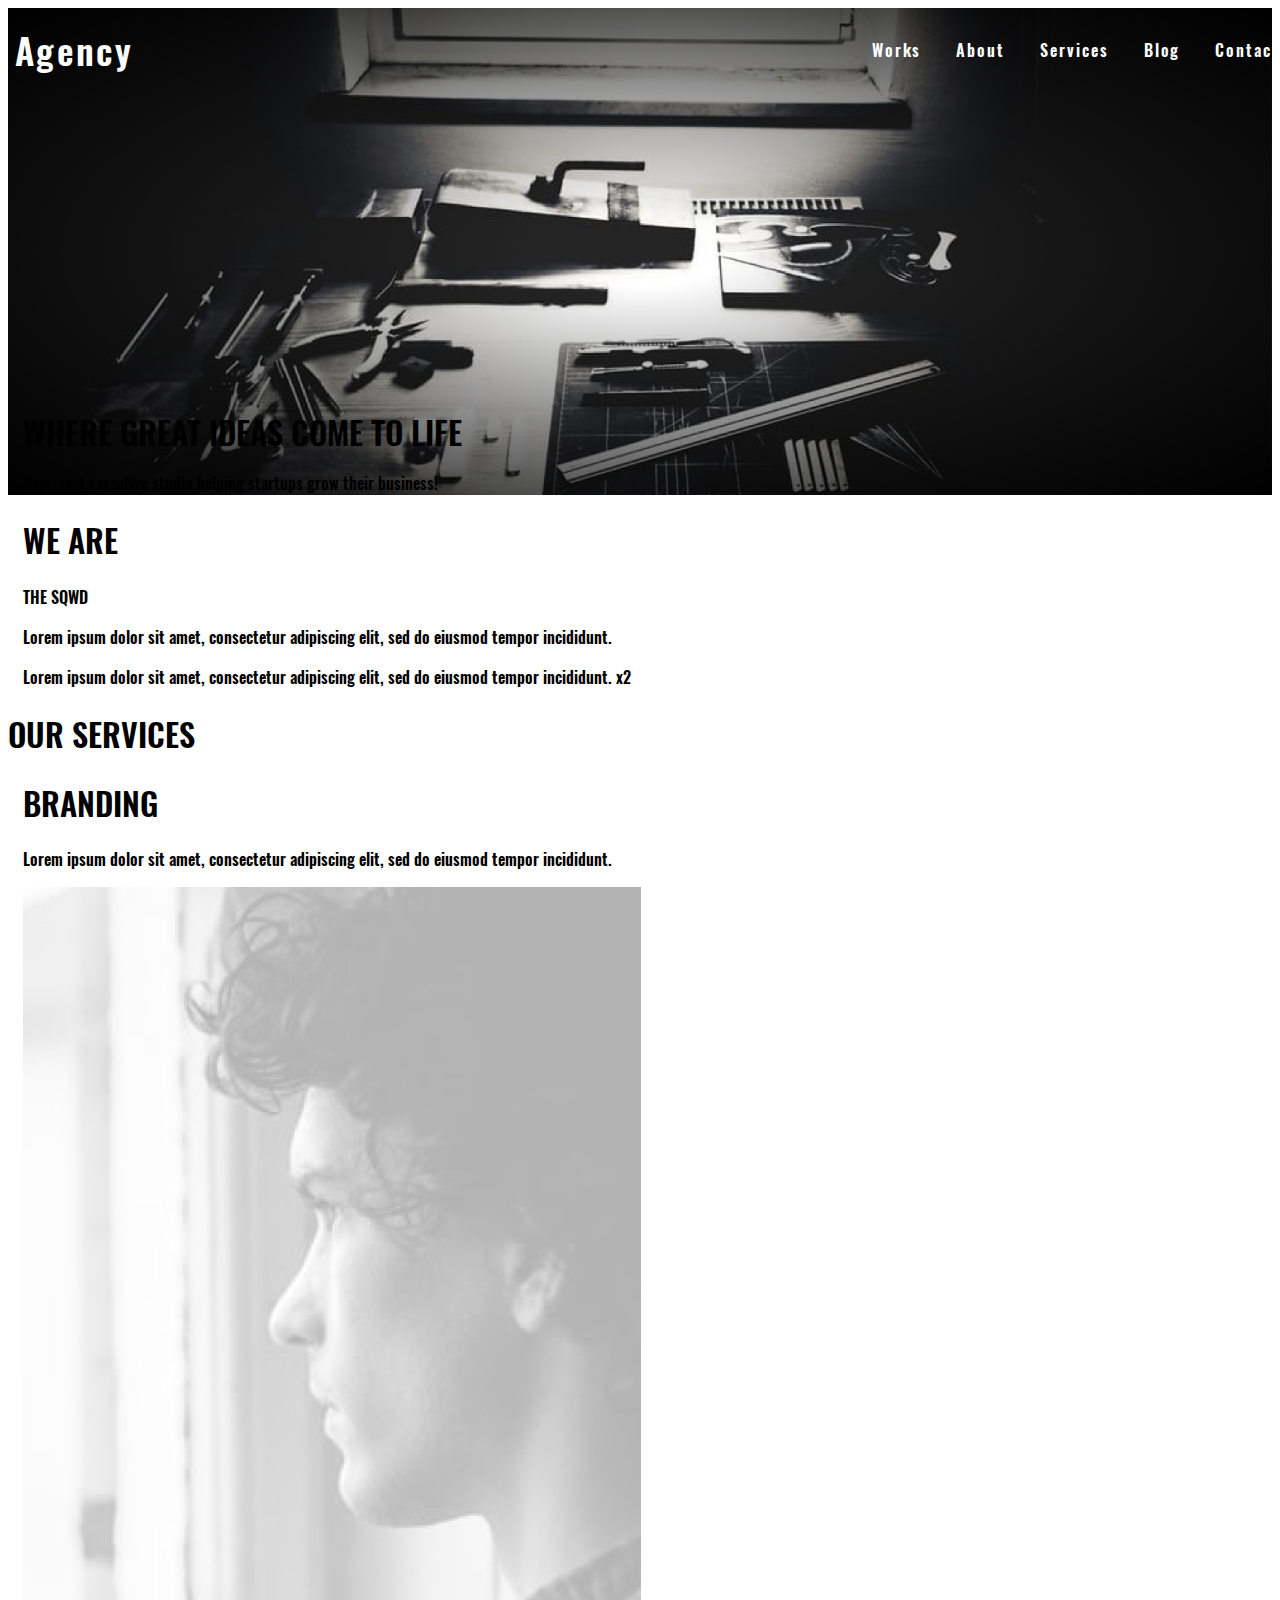
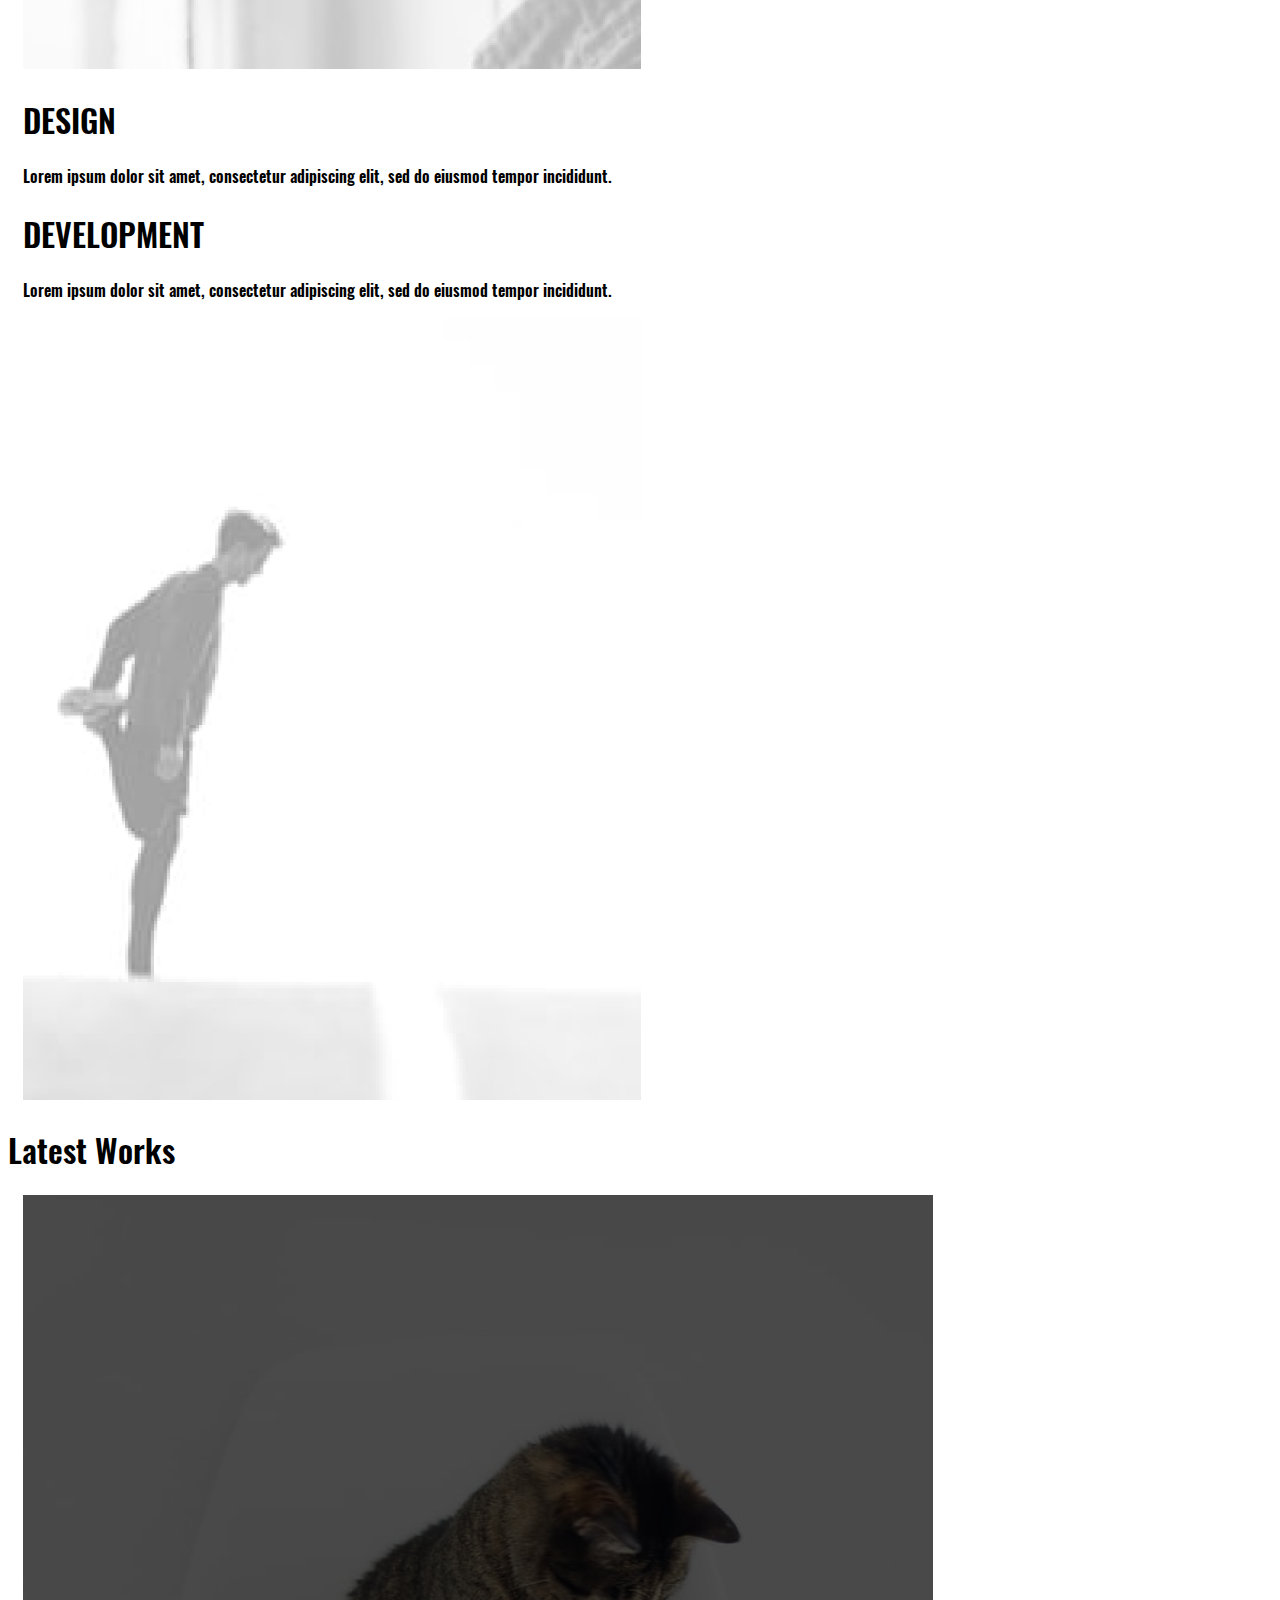
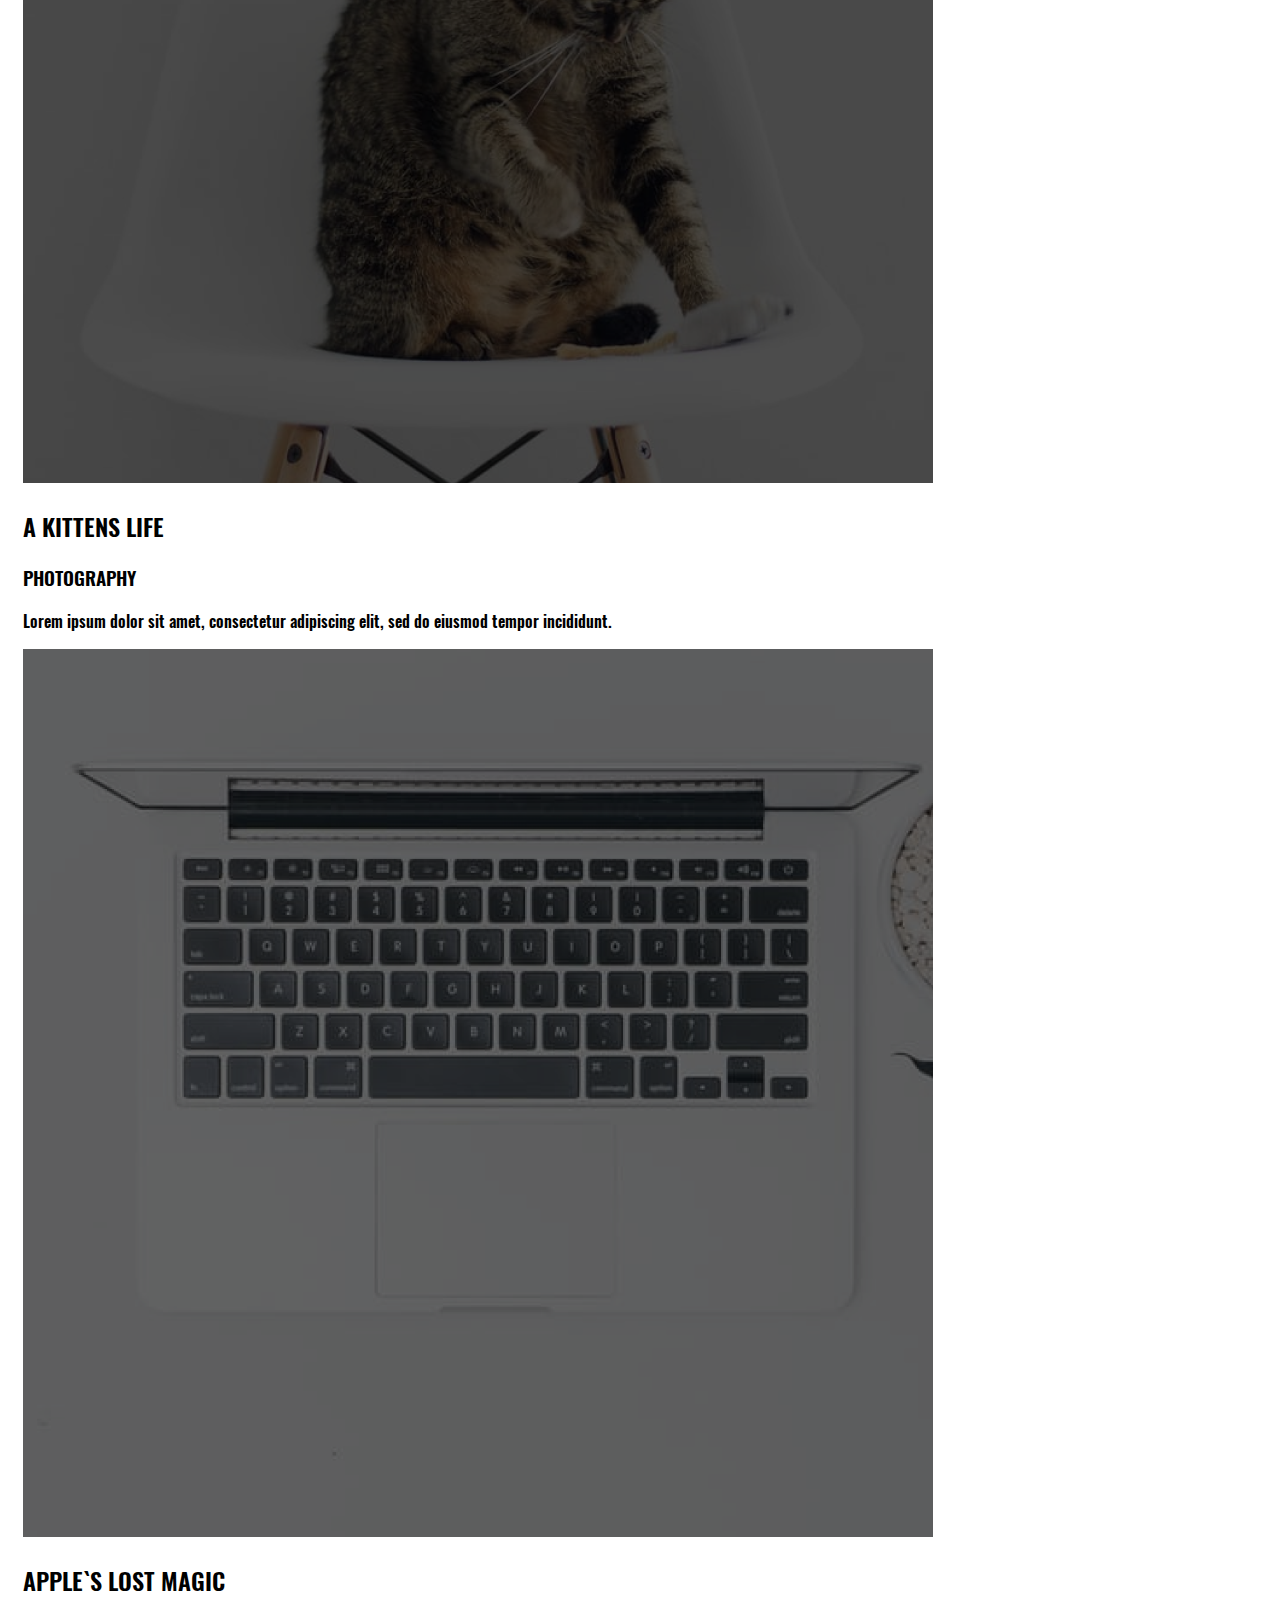
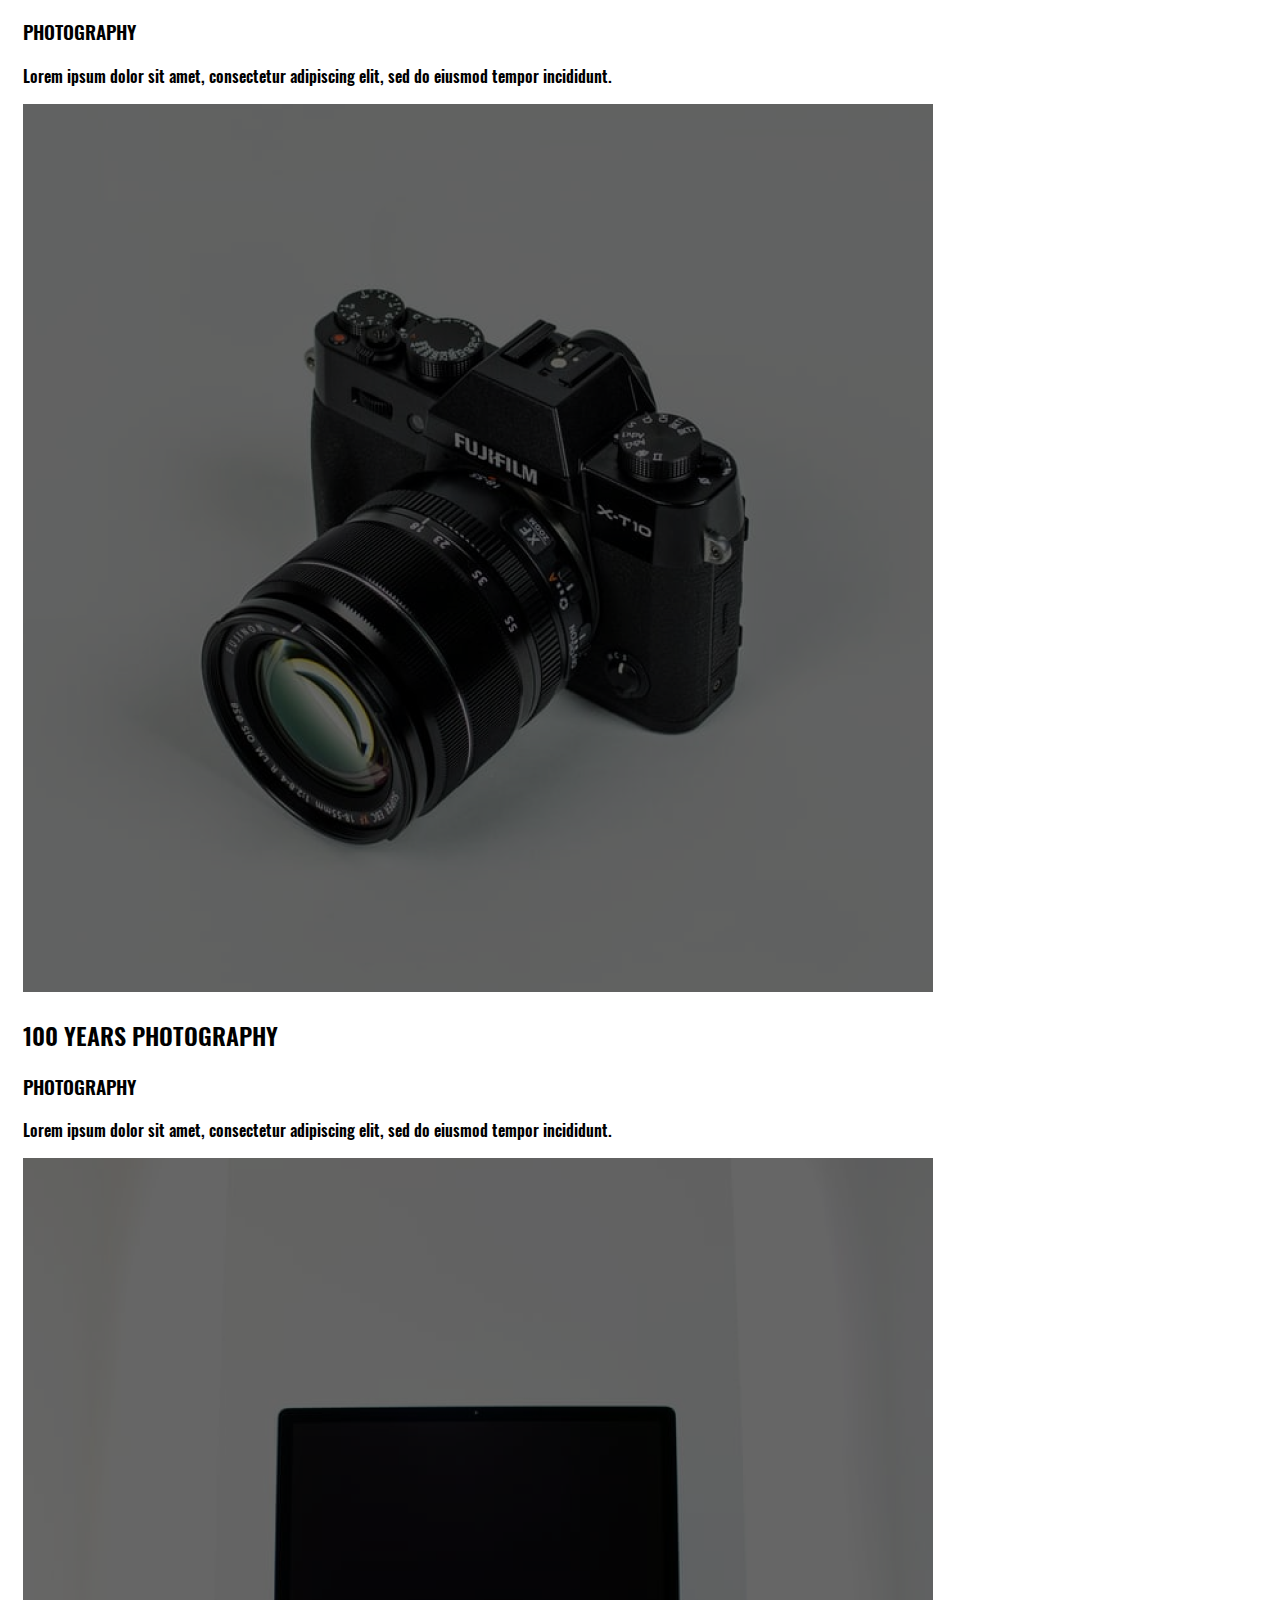
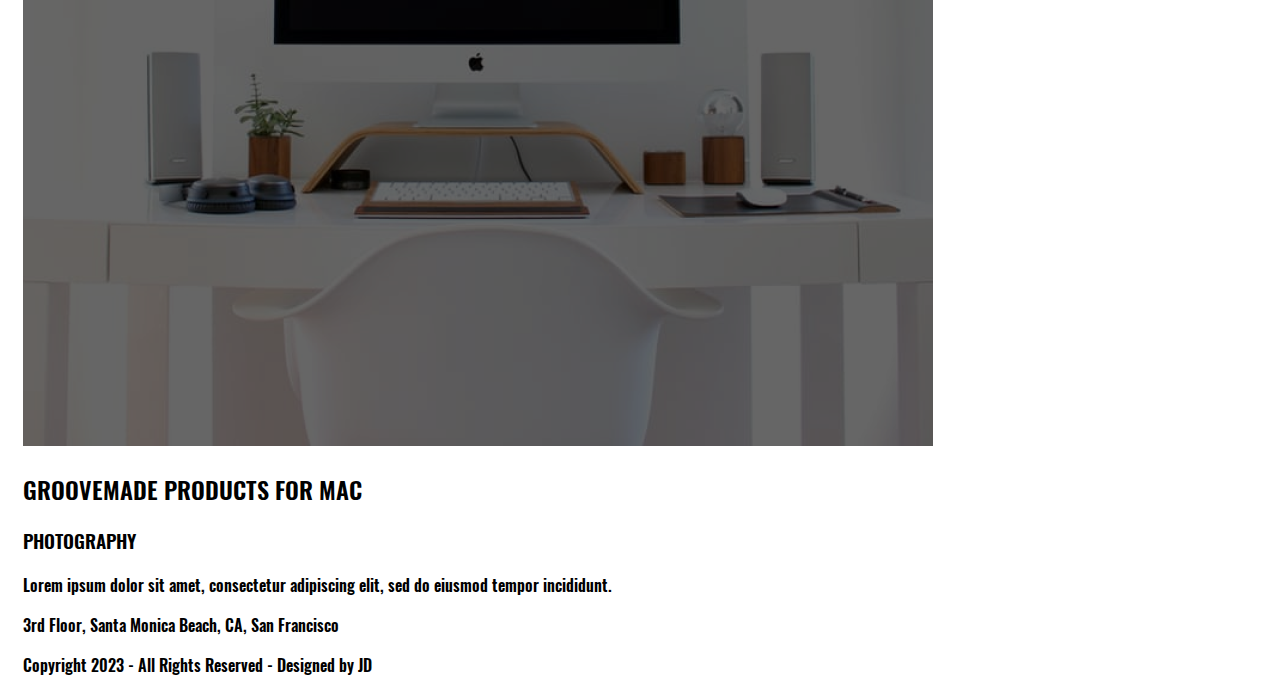
<file: VS-PC/index.html>
<!DOCTYPE html>
<html lang="en">
<head>
    <meta charset="UTF-8">
    <meta http-equiv="X-UA-Compatible" content="IE=edge">
    <meta name="viewport" content="width=device-width, initial-scale=1.0">
    <title>Agency</title>
    <link rel="stylesheet" href="css/style.css">
</head>
<body>

    <header class="header">
        <div class="container header__container">
            <a class="logo">Agency</a>
        <div class="header__right">
           <nav class="header__nav nav">
            <ul class="list-reset nav__list">
                <li class="nav__item">
                    <a href="" class="nav__link">Works</a>
                </li>
                <li class="nav__item">
                    <a href="" class="nav__link">About</a>
                </li>
                <li class="nav__item">
                    <a href="" class="nav__link">Services</a>
                </li>
                <li class="nav__item">
                    <a href="" class="nav__link">Blog</a>
                </li>
                <li class="nav__item">
                    <a href="" class="nav__link">Contact</a>
                </li>
            </ul>
           </nav>
        </div>
        </div>
    </header>
    <main>
        <section class="hero">
            <div class="container">
                <h1 class="hero__title">WHERE GREAT IDEAS&nbsp;COME TO LIFE</h1>
                <p class="hero__descr">Passionate creative studio helping startups grow their business!</p>
            </div>
        </section>
         <section class="about">
         <div class="container">
             <h1 class="about__title">WE ARE</h1>
             <p class="about__descr">THE SQWD</p>
             <p class="about__item">Lorem ipsum dolor sit amet, consectetur adipiscing elit, sed do eiusmod tempor incididunt.</p>
             <p class="about__item">Lorem ipsum dolor sit amet, consectetur adipiscing elit, sed do eiusmod tempor incididunt. x2</p>
         </div>
         </section>
    <section class="services">
        <h1 class="services__title">OUR SERVICES</h1>
        <div class="container">
            <div class="branding">
                <h1 class="branding__title">BRANDING</h1>
                <p class="branding__descr">Lorem ipsum dolor sit amet, consectetur adipiscing elit, sed do eiusmod tempor incididunt.</p>
                <img src="img/about-1.png" alt="" class="about_1">
            </div>
            <div class="design">
                <h1 class="design__title">DESIGN</h1>
                <p class="design__descr">Lorem ipsum dolor sit amet, consectetur adipiscing elit, sed do eiusmod tempor incididunt.</p>
            </div>
            <div class="development">
                <h1 class="development__title">DEVELOPMENT</h1>
                <p class="development__descr">Lorem ipsum dolor sit amet, consectetur adipiscing elit, sed do eiusmod tempor incididunt.</p>
                <img src="img/about-2.png" alt="" class="about_2">
            </div>
        </div>
    </section>
    <section class="portfolio">
        <h1 class="portfolio__title">Latest Works</h1>
        <div class="container">
            <ul class="list-reset portfolio-list">
                <li class="portfolio-item">
                    <div class="portfolio-item__col">
                        <img src="img/portfolio-item__img-1.png" alt="kitten" class="portfolio-item__img">
                        <h2 class="portfolio-item__title">A KITTENS LIFE</h2>
                        <h3 class="portfolio-item__sub-title">PHOTOGRAPHY</h3>
                        <p class="portfolio-item__descr">Lorem ipsum dolor sit amet, consectetur adipiscing elit, sed do eiusmod tempor incididunt.</p>
                    </div>
                </li>
                <li class="portfolio-item">
                    <div class="portfolio-item__col">
                        <img src="img/portfolio-item__img-2.png" alt="macbook" class="portfolio-item__img">
                        <h2 class="portfolio-item__title">APPLE`S LOST MAGIC</h2>
                        <h3 class="portfolio-item__sub-title">PHOTOGRAPHY</h3>
                        <p class="portfolio-item__descr">Lorem ipsum dolor sit amet, consectetur adipiscing elit, sed do eiusmod tempor incididunt.</p>
                    </div>
                </li>
                <li class="portfolio-item">
                    <div class="portfolio-item__col">
                        <img src="img/portfolio-item__img-3.png" alt="camera" class="portfolio-item__img">
                        <h2 class="portfolio-item__title">100 YEARS PHOTOGRAPHY</h2>
                        <h3 class="portfolio-item__sub-title">PHOTOGRAPHY</h3>
                        <p class="portfolio-item__descr">Lorem ipsum dolor sit amet, consectetur adipiscing elit, sed do eiusmod tempor incididunt.</p>
                    </div>
                </li>
                <li class="portfolio-item">
                    <div class="portfolio-item__col">
                        <img src="img/portfolio-item__img-4.png" alt="mac2" class="portfolio-item__img">
                        <h2 class="portfolio-item__title">GROOVEMADE PRODUCTS FOR MAC</h2>
                        <h3 class="portfolio-item__sub-title">PHOTOGRAPHY</h3>
                        <p class="portfolio-item__descr">Lorem ipsum dolor sit amet, consectetur adipiscing elit, sed do eiusmod tempor incididunt.</p>
                    </div>
                </li>
            </ul>
        </div>
    </section>
    </main>
    <footer class="footer">
        <div class="container">
            <p class="footer__descr">3rd Floor, Santa Monica Beach, CA, San Francisco</p>
            <p class="footer__author">Copyright 2023 - All Rights Reserved - Designed by JD</p>
            <ul class="list-reset footer__social">
                <a href="#" class="social__link"></a>
            </ul>
        </div>
    </footer>
</body>
</html>
</file>
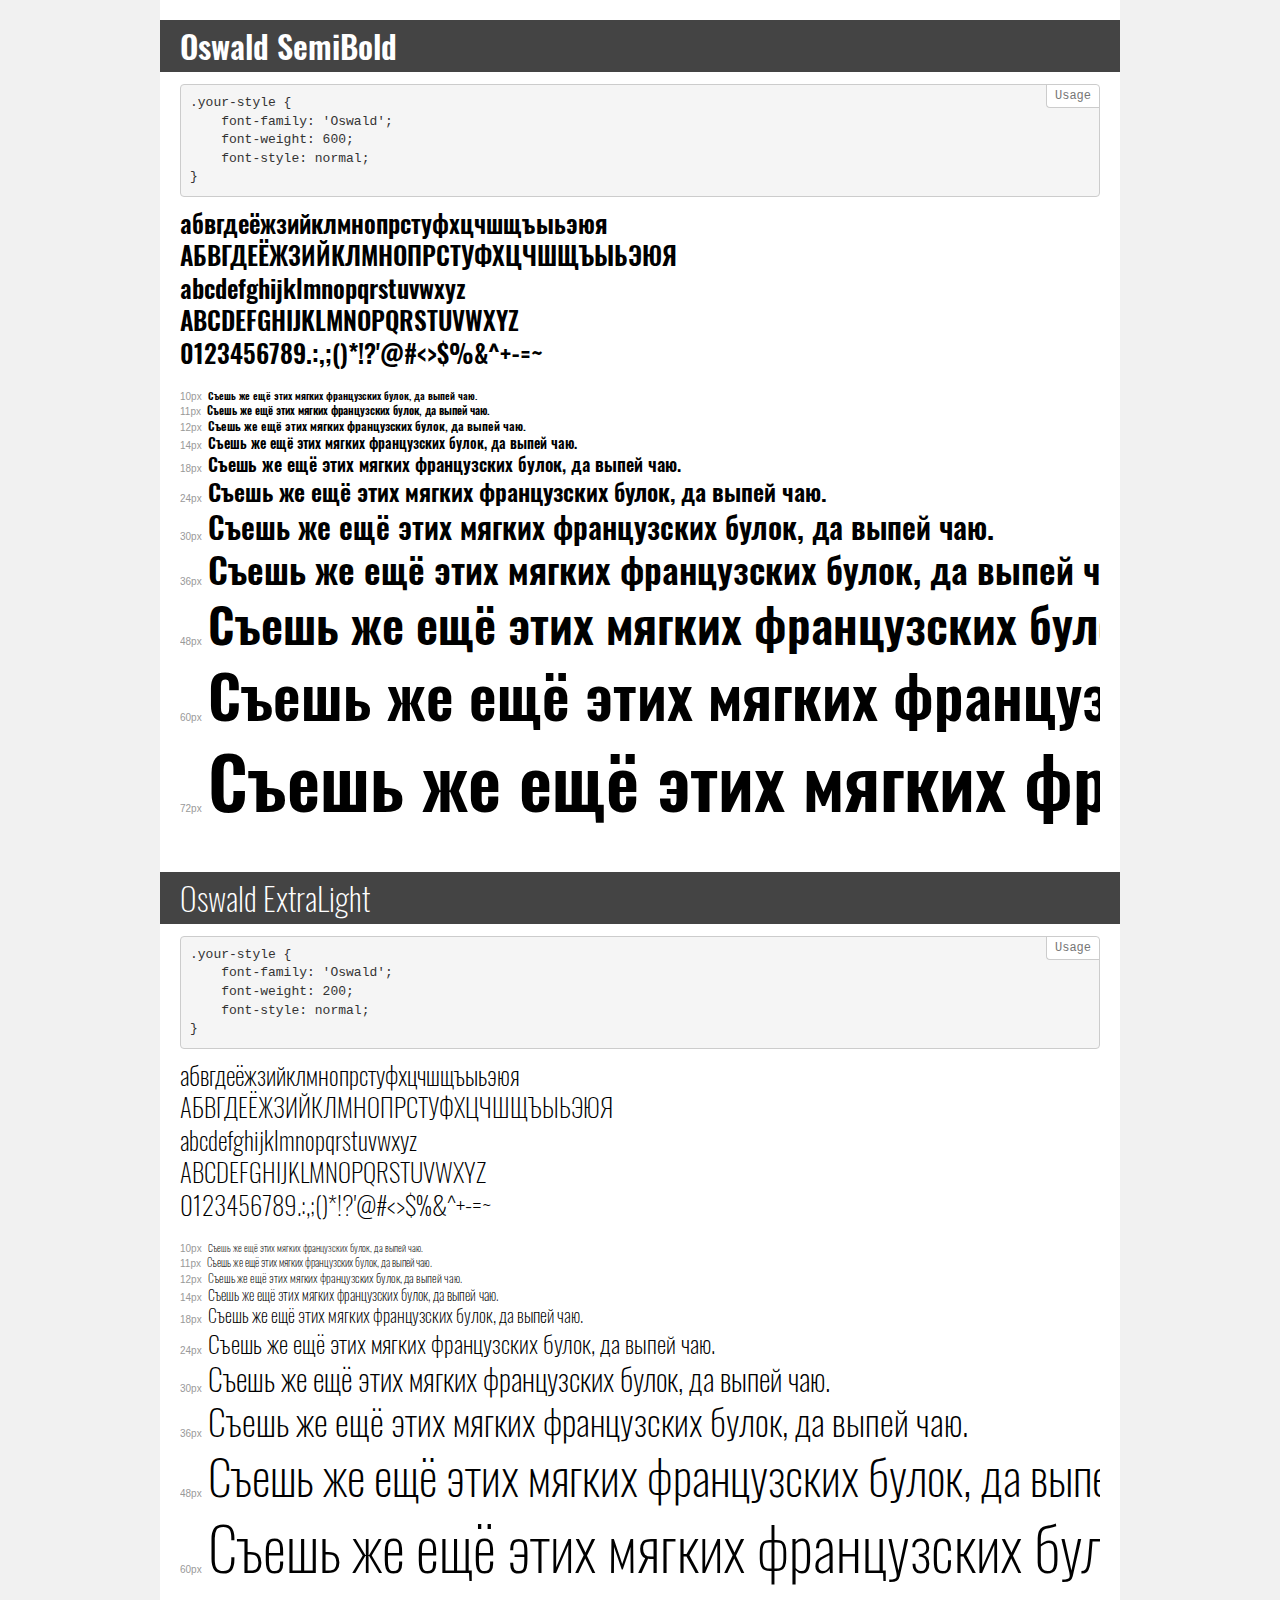
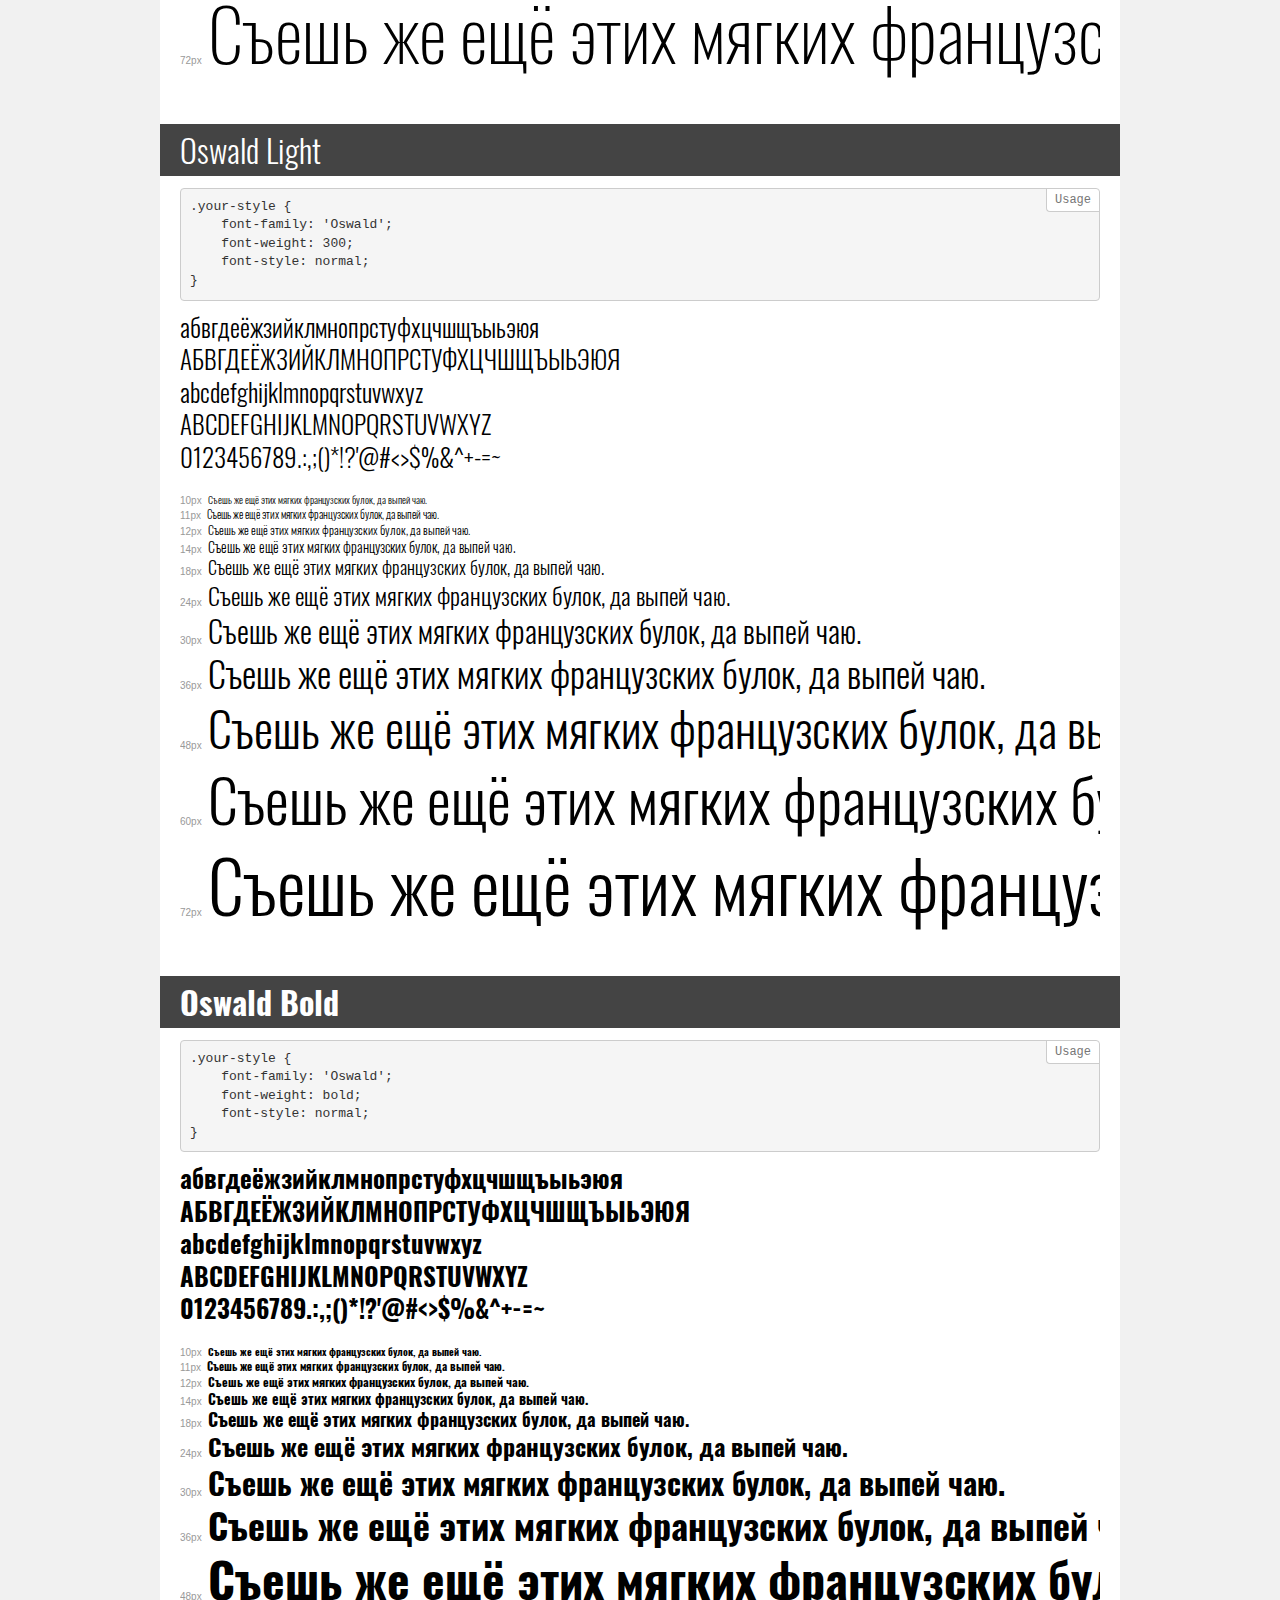
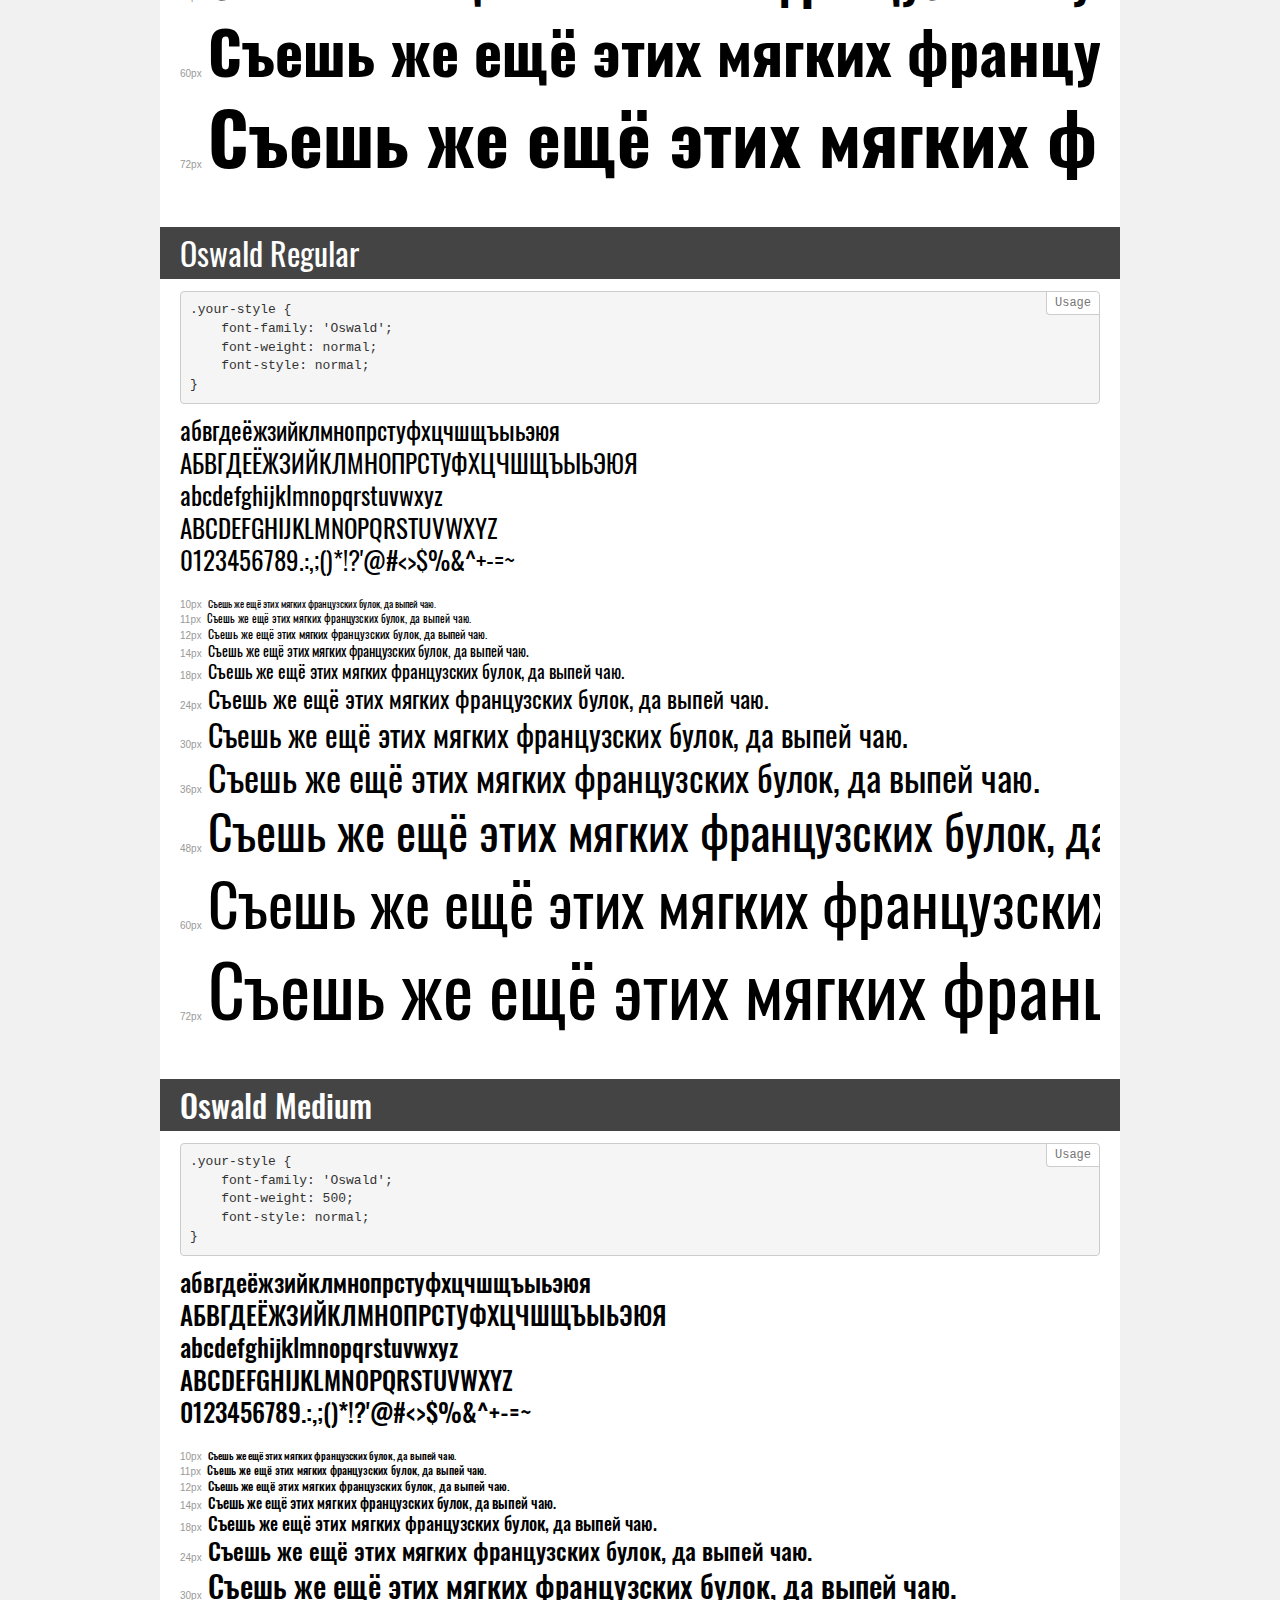
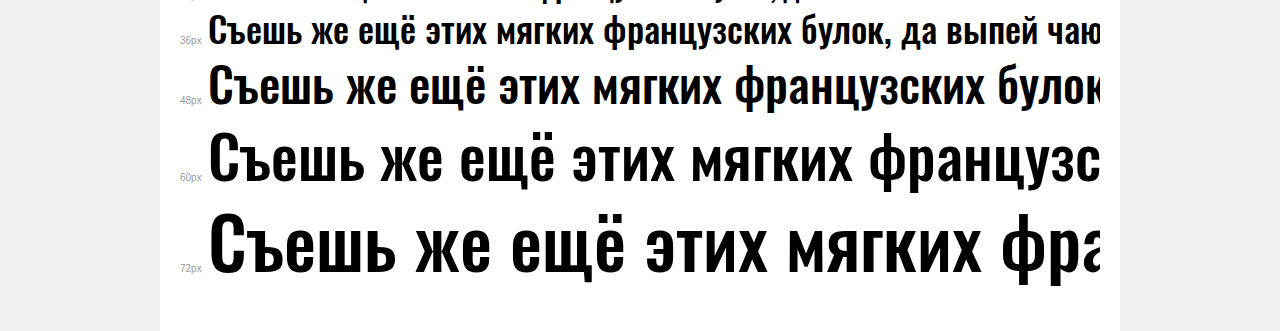
<file: VS-PC/fonts/Oswald/demo.html>
<!DOCTYPE html>
<html>
<head>
    <meta charset="utf-8">
    <meta http-equiv="X-UA-Compatible" content="IE=edge">
    <meta name="viewport" content="width=device-width, initial-scale=1">
    <meta name="robots" content="noindex, noarchive">
    <title>Transfonter demo</title>
    <link href="stylesheet.css" rel="stylesheet">
    <style>
        /*
        http://meyerweb.com/eric/tools/css/reset/
        v2.0 | 20110126
        License: none (public domain)
        */
        html, body, div, span, applet, object, iframe,
        h1, h2, h3, h4, h5, h6, p, blockquote, pre,
        a, abbr, acronym, address, big, cite, code,
        del, dfn, em, img, ins, kbd, q, s, samp,
        small, strike, strong, sub, sup, tt, var,
        b, u, i, center,
        dl, dt, dd, ol, ul, li,
        fieldset, form, label, legend,
        table, caption, tbody, tfoot, thead, tr, th, td,
        article, aside, canvas, details, embed,
        figure, figcaption, footer, header, hgroup,
        menu, nav, output, ruby, section, summary,
        time, mark, audio, video {
            margin: 0;
            padding: 0;
            border: 0;
            font-size: 100%;
            font: inherit;
            vertical-align: baseline;
        }
        /* HTML5 display-role reset for older browsers */
        article, aside, details, figcaption, figure,
        footer, header, hgroup, menu, nav, section {
            display: block;
        }
        body {
            line-height: 1;
        }
        ol, ul {
            list-style: none;
        }
        blockquote, q {
            quotes: none;
        }
        blockquote:before, blockquote:after,
        q:before, q:after {
            content: '';
            content: none;
        }
        table {
            border-collapse: collapse;
            border-spacing: 0;
        }
        /* common styles */
        body {
            background: #f1f1f1;
            color: #000;
        }
        .page {
            background: #fff;
            width: 920px;
            margin: 0 auto;
            padding: 20px 20px 0 20px;
            overflow: hidden;
        }
        .font-container {
            overflow-x: auto;
            overflow-y: hidden;
            margin-bottom: 40px;
            line-height: 1.3;
            white-space: nowrap;
            padding-bottom: 5px;
        }
        h1 {
            position: relative;
            background: #444;
            font-size: 32px;
            color: #fff;
            padding: 10px 20px;
            margin: 0 -20px 12px -20px;
        }
        .letters {
            font-size: 25px;
            margin-bottom: 20px;
        }
        .s10:before {
            content: '10px';
        }
        .s11:before {
            content: '11px';
        }
        .s12:before {
            content: '12px';
        }
        .s14:before {
            content: '14px';
        }
        .s18:before {
            content: '18px';
        }
        .s24:before {
            content: '24px';
        }
        .s30:before {
            content: '30px';
        }
        .s36:before {
            content: '36px';
        }
        .s48:before {
            content: '48px';
        }
        .s60:before {
            content: '60px';
        }
        .s72:before {
            content: '72px';
        }
        .s10:before, .s11:before, .s12:before, .s14:before,
        .s18:before, .s24:before, .s30:before, .s36:before,
        .s48:before, .s60:before, .s72:before {
            font-family: Arial, sans-serif;
            font-size: 10px;
            font-weight: normal;
            font-style: normal;
            color: #999;
            padding-right: 6px;
        }
        pre {
            display: block;
            position: relative;
            padding: 9px;
            margin: 0 0 10px;
            font-family: Monaco, Menlo, Consolas, "Courier New", monospace !important;
            font-size: 13px;
            line-height: 1.428571429;
            color: #333;
            font-weight: normal !important;
            font-style: normal !important;
            background-color: #f5f5f5;
            border: 1px solid #ccc;
            overflow-x: auto;
            border-radius: 4px;
        }
        pre:after {
            display: block;
            position: absolute;
            right: 0;
            top: 0;
            content: 'Usage';
            line-height: 1;
            padding: 5px 8px;
            font-size: 12px;
            color: #767676;
            background-color: #fff;
            border: 1px solid #ccc;
            border-right: none;
            border-top: none;
            border-radius: 0 4px 0 4px;
            z-index: 10;
        }
        /* responsive */
        @media (max-width: 959px) {
            .page {
                width: auto;
                margin: 0;
            }
        }
    </style>
</head>
<body>
<div class="page">
    <div class="demo" style="font-family: 'Oswald'; font-weight: 600; font-style: normal;">
        <h1>Oswald SemiBold</h1>
        <pre>.your-style {
    font-family: 'Oswald';
    font-weight: 600;
    font-style: normal;
}</pre>
        <div class="font-container">
            <p class="letters">
                абвгдеёжзийклмнопрстуфхцчшщъыьэюя<br>
АБВГДЕЁЖЗИЙКЛМНОПРСТУФХЦЧШЩЪЫЬЭЮЯ<br>
abcdefghijklmnopqrstuvwxyz<br>
ABCDEFGHIJKLMNOPQRSTUVWXYZ<br>
                0123456789.:,;()*!?'@#<>$%&^+-=~
            </p>
            <p class="s10" style="font-size: 10px;">Съешь же ещё этих мягких французских булок, да выпей чаю.</p>
            <p class="s11" style="font-size: 11px;">Съешь же ещё этих мягких французских булок, да выпей чаю.</p>
            <p class="s12" style="font-size: 12px;">Съешь же ещё этих мягких французских булок, да выпей чаю.</p>
            <p class="s14" style="font-size: 14px;">Съешь же ещё этих мягких французских булок, да выпей чаю.</p>
            <p class="s18" style="font-size: 18px;">Съешь же ещё этих мягких французских булок, да выпей чаю.</p>
            <p class="s24" style="font-size: 24px;">Съешь же ещё этих мягких французских булок, да выпей чаю.</p>
            <p class="s30" style="font-size: 30px;">Съешь же ещё этих мягких французских булок, да выпей чаю.</p>
            <p class="s36" style="font-size: 36px;">Съешь же ещё этих мягких французских булок, да выпей чаю.</p>
            <p class="s48" style="font-size: 48px;">Съешь же ещё этих мягких французских булок, да выпей чаю.</p>
            <p class="s60" style="font-size: 60px;">Съешь же ещё этих мягких французских булок, да выпей чаю.</p>
            <p class="s72" style="font-size: 72px;">Съешь же ещё этих мягких французских булок, да выпей чаю.</p>
        </div>
    </div>
    <div class="demo" style="font-family: 'Oswald'; font-weight: 200; font-style: normal;">
        <h1>Oswald ExtraLight</h1>
        <pre>.your-style {
    font-family: 'Oswald';
    font-weight: 200;
    font-style: normal;
}</pre>
        <div class="font-container">
            <p class="letters">
                абвгдеёжзийклмнопрстуфхцчшщъыьэюя<br>
АБВГДЕЁЖЗИЙКЛМНОПРСТУФХЦЧШЩЪЫЬЭЮЯ<br>
abcdefghijklmnopqrstuvwxyz<br>
ABCDEFGHIJKLMNOPQRSTUVWXYZ<br>
                0123456789.:,;()*!?'@#<>$%&^+-=~
            </p>
            <p class="s10" style="font-size: 10px;">Съешь же ещё этих мягких французских булок, да выпей чаю.</p>
            <p class="s11" style="font-size: 11px;">Съешь же ещё этих мягких французских булок, да выпей чаю.</p>
            <p class="s12" style="font-size: 12px;">Съешь же ещё этих мягких французских булок, да выпей чаю.</p>
            <p class="s14" style="font-size: 14px;">Съешь же ещё этих мягких французских булок, да выпей чаю.</p>
            <p class="s18" style="font-size: 18px;">Съешь же ещё этих мягких французских булок, да выпей чаю.</p>
            <p class="s24" style="font-size: 24px;">Съешь же ещё этих мягких французских булок, да выпей чаю.</p>
            <p class="s30" style="font-size: 30px;">Съешь же ещё этих мягких французских булок, да выпей чаю.</p>
            <p class="s36" style="font-size: 36px;">Съешь же ещё этих мягких французских булок, да выпей чаю.</p>
            <p class="s48" style="font-size: 48px;">Съешь же ещё этих мягких французских булок, да выпей чаю.</p>
            <p class="s60" style="font-size: 60px;">Съешь же ещё этих мягких французских булок, да выпей чаю.</p>
            <p class="s72" style="font-size: 72px;">Съешь же ещё этих мягких французских булок, да выпей чаю.</p>
        </div>
    </div>
    <div class="demo" style="font-family: 'Oswald'; font-weight: 300; font-style: normal;">
        <h1>Oswald Light</h1>
        <pre>.your-style {
    font-family: 'Oswald';
    font-weight: 300;
    font-style: normal;
}</pre>
        <div class="font-container">
            <p class="letters">
                абвгдеёжзийклмнопрстуфхцчшщъыьэюя<br>
АБВГДЕЁЖЗИЙКЛМНОПРСТУФХЦЧШЩЪЫЬЭЮЯ<br>
abcdefghijklmnopqrstuvwxyz<br>
ABCDEFGHIJKLMNOPQRSTUVWXYZ<br>
                0123456789.:,;()*!?'@#<>$%&^+-=~
            </p>
            <p class="s10" style="font-size: 10px;">Съешь же ещё этих мягких французских булок, да выпей чаю.</p>
            <p class="s11" style="font-size: 11px;">Съешь же ещё этих мягких французских булок, да выпей чаю.</p>
            <p class="s12" style="font-size: 12px;">Съешь же ещё этих мягких французских булок, да выпей чаю.</p>
            <p class="s14" style="font-size: 14px;">Съешь же ещё этих мягких французских булок, да выпей чаю.</p>
            <p class="s18" style="font-size: 18px;">Съешь же ещё этих мягких французских булок, да выпей чаю.</p>
            <p class="s24" style="font-size: 24px;">Съешь же ещё этих мягких французских булок, да выпей чаю.</p>
            <p class="s30" style="font-size: 30px;">Съешь же ещё этих мягких французских булок, да выпей чаю.</p>
            <p class="s36" style="font-size: 36px;">Съешь же ещё этих мягких французских булок, да выпей чаю.</p>
            <p class="s48" style="font-size: 48px;">Съешь же ещё этих мягких французских булок, да выпей чаю.</p>
            <p class="s60" style="font-size: 60px;">Съешь же ещё этих мягких французских булок, да выпей чаю.</p>
            <p class="s72" style="font-size: 72px;">Съешь же ещё этих мягких французских булок, да выпей чаю.</p>
        </div>
    </div>
    <div class="demo" style="font-family: 'Oswald'; font-weight: bold; font-style: normal;">
        <h1>Oswald Bold</h1>
        <pre>.your-style {
    font-family: 'Oswald';
    font-weight: bold;
    font-style: normal;
}</pre>
        <div class="font-container">
            <p class="letters">
                абвгдеёжзийклмнопрстуфхцчшщъыьэюя<br>
АБВГДЕЁЖЗИЙКЛМНОПРСТУФХЦЧШЩЪЫЬЭЮЯ<br>
abcdefghijklmnopqrstuvwxyz<br>
ABCDEFGHIJKLMNOPQRSTUVWXYZ<br>
                0123456789.:,;()*!?'@#<>$%&^+-=~
            </p>
            <p class="s10" style="font-size: 10px;">Съешь же ещё этих мягких французских булок, да выпей чаю.</p>
            <p class="s11" style="font-size: 11px;">Съешь же ещё этих мягких французских булок, да выпей чаю.</p>
            <p class="s12" style="font-size: 12px;">Съешь же ещё этих мягких французских булок, да выпей чаю.</p>
            <p class="s14" style="font-size: 14px;">Съешь же ещё этих мягких французских булок, да выпей чаю.</p>
            <p class="s18" style="font-size: 18px;">Съешь же ещё этих мягких французских булок, да выпей чаю.</p>
            <p class="s24" style="font-size: 24px;">Съешь же ещё этих мягких французских булок, да выпей чаю.</p>
            <p class="s30" style="font-size: 30px;">Съешь же ещё этих мягких французских булок, да выпей чаю.</p>
            <p class="s36" style="font-size: 36px;">Съешь же ещё этих мягких французских булок, да выпей чаю.</p>
            <p class="s48" style="font-size: 48px;">Съешь же ещё этих мягких французских булок, да выпей чаю.</p>
            <p class="s60" style="font-size: 60px;">Съешь же ещё этих мягких французских булок, да выпей чаю.</p>
            <p class="s72" style="font-size: 72px;">Съешь же ещё этих мягких французских булок, да выпей чаю.</p>
        </div>
    </div>
    <div class="demo" style="font-family: 'Oswald'; font-weight: normal; font-style: normal;">
        <h1>Oswald Regular</h1>
        <pre>.your-style {
    font-family: 'Oswald';
    font-weight: normal;
    font-style: normal;
}</pre>
        <div class="font-container">
            <p class="letters">
                абвгдеёжзийклмнопрстуфхцчшщъыьэюя<br>
АБВГДЕЁЖЗИЙКЛМНОПРСТУФХЦЧШЩЪЫЬЭЮЯ<br>
abcdefghijklmnopqrstuvwxyz<br>
ABCDEFGHIJKLMNOPQRSTUVWXYZ<br>
                0123456789.:,;()*!?'@#<>$%&^+-=~
            </p>
            <p class="s10" style="font-size: 10px;">Съешь же ещё этих мягких французских булок, да выпей чаю.</p>
            <p class="s11" style="font-size: 11px;">Съешь же ещё этих мягких французских булок, да выпей чаю.</p>
            <p class="s12" style="font-size: 12px;">Съешь же ещё этих мягких французских булок, да выпей чаю.</p>
            <p class="s14" style="font-size: 14px;">Съешь же ещё этих мягких французских булок, да выпей чаю.</p>
            <p class="s18" style="font-size: 18px;">Съешь же ещё этих мягких французских булок, да выпей чаю.</p>
            <p class="s24" style="font-size: 24px;">Съешь же ещё этих мягких французских булок, да выпей чаю.</p>
            <p class="s30" style="font-size: 30px;">Съешь же ещё этих мягких французских булок, да выпей чаю.</p>
            <p class="s36" style="font-size: 36px;">Съешь же ещё этих мягких французских булок, да выпей чаю.</p>
            <p class="s48" style="font-size: 48px;">Съешь же ещё этих мягких французских булок, да выпей чаю.</p>
            <p class="s60" style="font-size: 60px;">Съешь же ещё этих мягких французских булок, да выпей чаю.</p>
            <p class="s72" style="font-size: 72px;">Съешь же ещё этих мягких французских булок, да выпей чаю.</p>
        </div>
    </div>
    <div class="demo" style="font-family: 'Oswald'; font-weight: 500; font-style: normal;">
        <h1>Oswald Medium</h1>
        <pre>.your-style {
    font-family: 'Oswald';
    font-weight: 500;
    font-style: normal;
}</pre>
        <div class="font-container">
            <p class="letters">
                абвгдеёжзийклмнопрстуфхцчшщъыьэюя<br>
АБВГДЕЁЖЗИЙКЛМНОПРСТУФХЦЧШЩЪЫЬЭЮЯ<br>
abcdefghijklmnopqrstuvwxyz<br>
ABCDEFGHIJKLMNOPQRSTUVWXYZ<br>
                0123456789.:,;()*!?'@#<>$%&^+-=~
            </p>
            <p class="s10" style="font-size: 10px;">Съешь же ещё этих мягких французских булок, да выпей чаю.</p>
            <p class="s11" style="font-size: 11px;">Съешь же ещё этих мягких французских булок, да выпей чаю.</p>
            <p class="s12" style="font-size: 12px;">Съешь же ещё этих мягких французских булок, да выпей чаю.</p>
            <p class="s14" style="font-size: 14px;">Съешь же ещё этих мягких французских булок, да выпей чаю.</p>
            <p class="s18" style="font-size: 18px;">Съешь же ещё этих мягких французских булок, да выпей чаю.</p>
            <p class="s24" style="font-size: 24px;">Съешь же ещё этих мягких французских булок, да выпей чаю.</p>
            <p class="s30" style="font-size: 30px;">Съешь же ещё этих мягких французских булок, да выпей чаю.</p>
            <p class="s36" style="font-size: 36px;">Съешь же ещё этих мягких французских булок, да выпей чаю.</p>
            <p class="s48" style="font-size: 48px;">Съешь же ещё этих мягких французских булок, да выпей чаю.</p>
            <p class="s60" style="font-size: 60px;">Съешь же ещё этих мягких французских булок, да выпей чаю.</p>
            <p class="s72" style="font-size: 72px;">Съешь же ещё этих мягких французских булок, да выпей чаю.</p>
        </div>
    </div>
</div>
</body>
</html>
</file>
<file: VS-PC/css/style.css>
html {
    box-sizing: border-box;
}

*,
*::before,
*::after {
    box-sizing: inherit
}

a {
    color: inherit;
    text-decoration: none;
}

img {
    max-width: 100%;
}

@font-face {
    font-family: Oswald;
    src: url("../fonts/Oswald/Oswald-Bold.woff") format('woff');
}

@font-face {
    font-family: Oswald;
    src: url("../fonts/Oswald/Oswald-ExtraLight.woff") format('woff');
}

@font-face {
    font-family: Oswald;
    src: url("../fonts/Oswald/Oswald-Light.woff") format('woff');
}

@font-face {
    font-family: Oswald;
    src: url("../fonts/Oswald/Oswald-Medium.woff") format('woff');
}

@font-face {
    font-family: Oswald;
    src: url("../fonts/Oswald/Oswald-Regular.woff") format('woff');
}

@font-face {
    font-family: Oswald;
    src: url("../fonts/Oswald/Oswald-SemiBold.woff") format('woff');
}



body {
    font-family: 'Oswald', sans-serif;
}

.container {
    max-width: 1900;
    padding-left: 15px;
    margin: 0 auto;
}

.list-reset {
    padding: 0;
    margin: 0;
    list-style: none;
}

.header {
    position: absolute;
    left: 0;
    top: 0;
    width: 100%;
}

.header__container {
    display: flex;
    align-items: center;
    justify-content: space-between;
    padding-top: 35px;
}

.heaader__right {
    display: flex;
    align-items: center;
}

.nav__list {
    display: flex;
    align-items: center;
    justify-content: space-between;
}

.nav__link {
    line-height: 21px;
    display: flex;
    align-items: flex-end;
    letter-spacing: 1.94px;
    color: #FFFFFF;
    text-shadow: 3px 3px 3px
                2px 2px 1px;
}

.nav__item:not(:last-child) {
    margin-right: 35px;
}

.logo {
    position: flex;
    width: 96.84px;
    height: 30px;
    left: 310.48px;
    top: 74px;

    font-size: 36px;
    line-height: 30px;

    display: flex;
    align-items: center;
    letter-spacing: 2.304px;

    color: #FFFFFF;
}

.hero {
    padding-top: 400px;
    background: radial-gradient(transparent 10%, rgb(0, 0, 0)), url(../img/bg-image.png);
    background-position: center;
    background-size: cover;
    background-repeat: no-repeat;
}

.hero__title {
    margin: 0;
}
</file>
<file: VS-PC/fonts/Oswald/stylesheet.css>
/* This stylesheet generated by Transfonter (https://transfonter.org) on February 25, 2018 3:51 PM */

@font-face {
    font-family: 'Oswald';
    src: url('Oswald-SemiBold.eot');
    src: local('Oswald SemiBold'), local('Oswald-SemiBold'),
        url('Oswald-SemiBold.eot?#iefix') format('embedded-opentype'),
        url('Oswald-SemiBold.woff') format('woff'),
        url('Oswald-SemiBold.ttf') format('truetype');
    font-weight: 600;
    font-style: normal;
}

@font-face {
    font-family: 'Oswald';
    src: url('Oswald-ExtraLight.eot');
    src: local('Oswald ExtraLight'), local('Oswald-ExtraLight'),
        url('Oswald-ExtraLight.eot?#iefix') format('embedded-opentype'),
        url('Oswald-ExtraLight.woff') format('woff'),
        url('Oswald-ExtraLight.ttf') format('truetype');
    font-weight: 200;
    font-style: normal;
}

@font-face {
    font-family: 'Oswald';
    src: url('Oswald-Light.eot');
    src: local('Oswald Light'), local('Oswald-Light'),
        url('Oswald-Light.eot?#iefix') format('embedded-opentype'),
        url('Oswald-Light.woff') format('woff'),
        url('Oswald-Light.ttf') format('truetype');
    font-weight: 300;
    font-style: normal;
}

@font-face {
    font-family: 'Oswald';
    src: url('Oswald-Bold.eot');
    src: local('Oswald Bold'), local('Oswald-Bold'),
        url('Oswald-Bold.eot?#iefix') format('embedded-opentype'),
        url('Oswald-Bold.woff') format('woff'),
        url('Oswald-Bold.ttf') format('truetype');
    font-weight: bold;
    font-style: normal;
}

@font-face {
    font-family: 'Oswald';
    src: url('Oswald-Regular.eot');
    src: local('Oswald Regular'), local('Oswald-Regular'),
        url('Oswald-Regular.eot?#iefix') format('embedded-opentype'),
        url('Oswald-Regular.woff') format('woff'),
        url('Oswald-Regular.ttf') format('truetype');
    font-weight: normal;
    font-style: normal;
}

@font-face {
    font-family: 'Oswald';
    src: url('Oswald-Medium.eot');
    src: local('Oswald Medium'), local('Oswald-Medium'),
        url('Oswald-Medium.eot?#iefix') format('embedded-opentype'),
        url('Oswald-Medium.woff') format('woff'),
        url('Oswald-Medium.ttf') format('truetype');
    font-weight: 500;
    font-style: normal;
}
</file>
